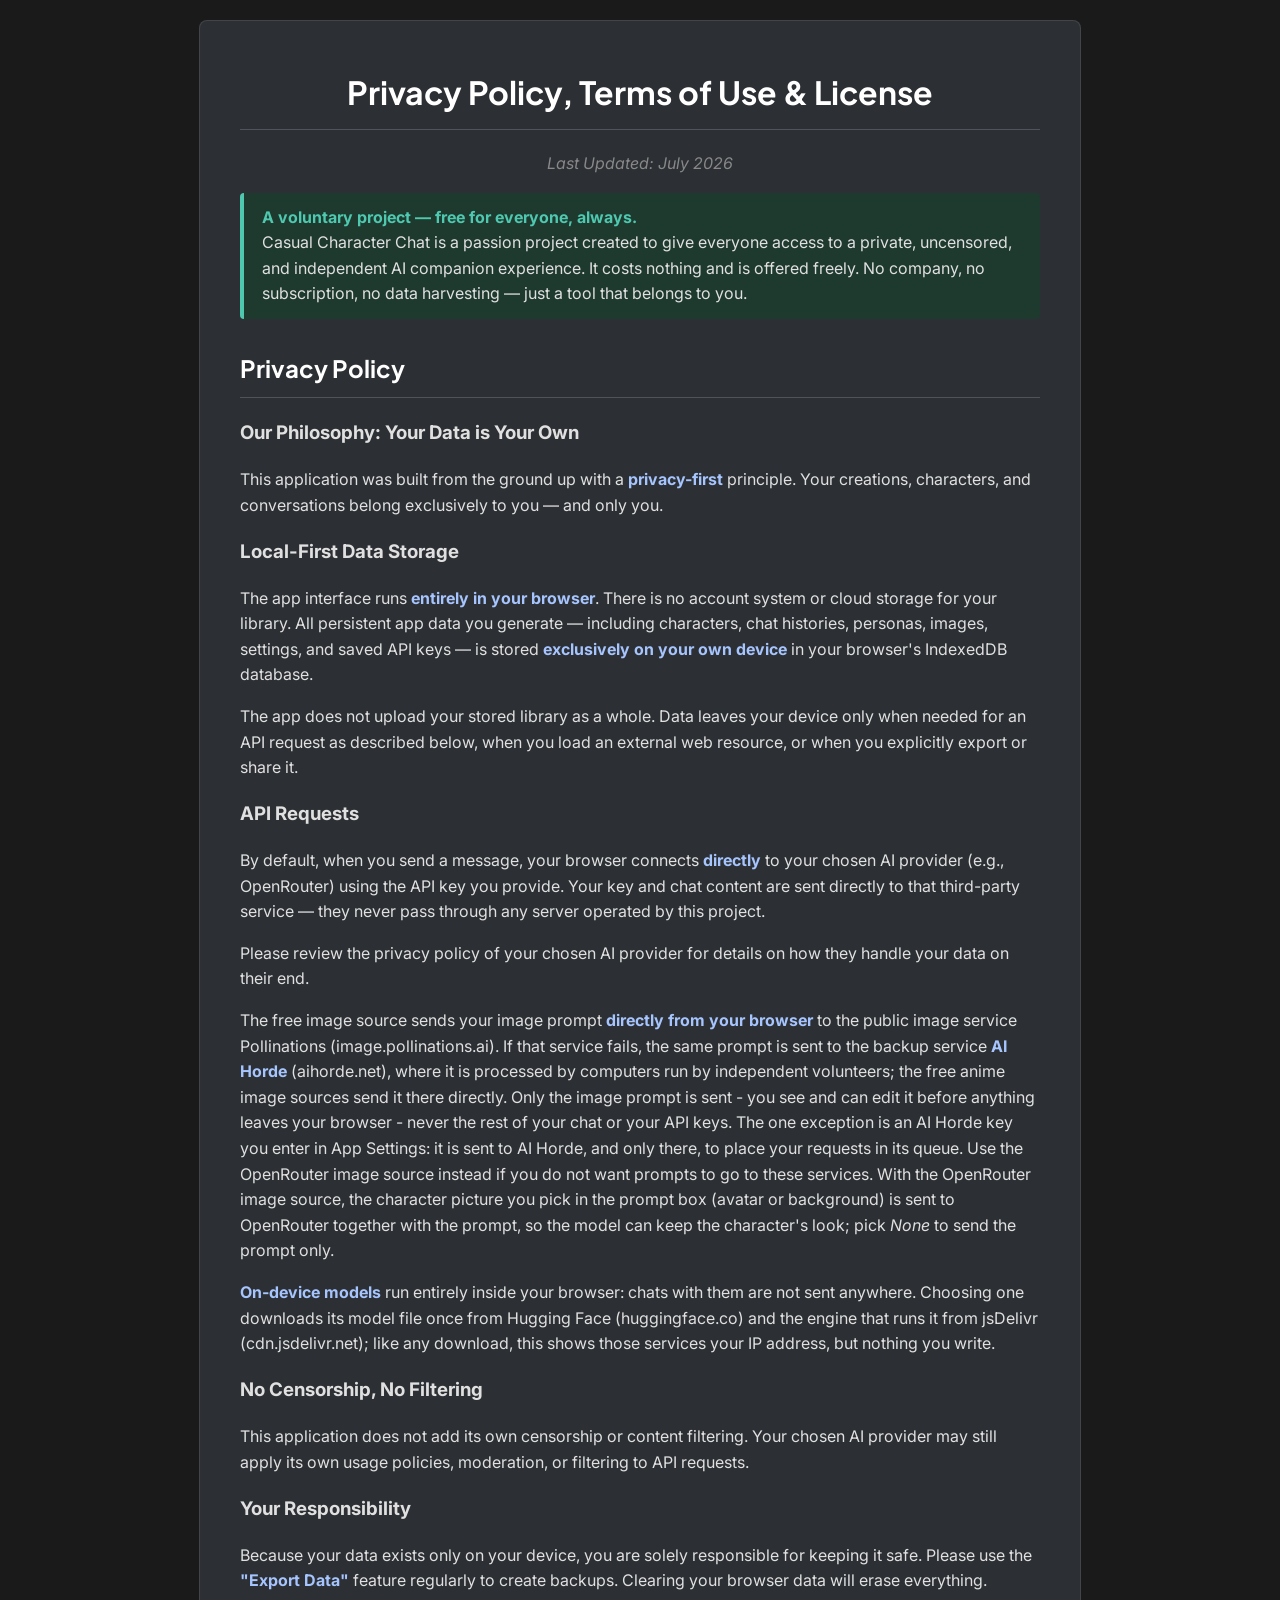
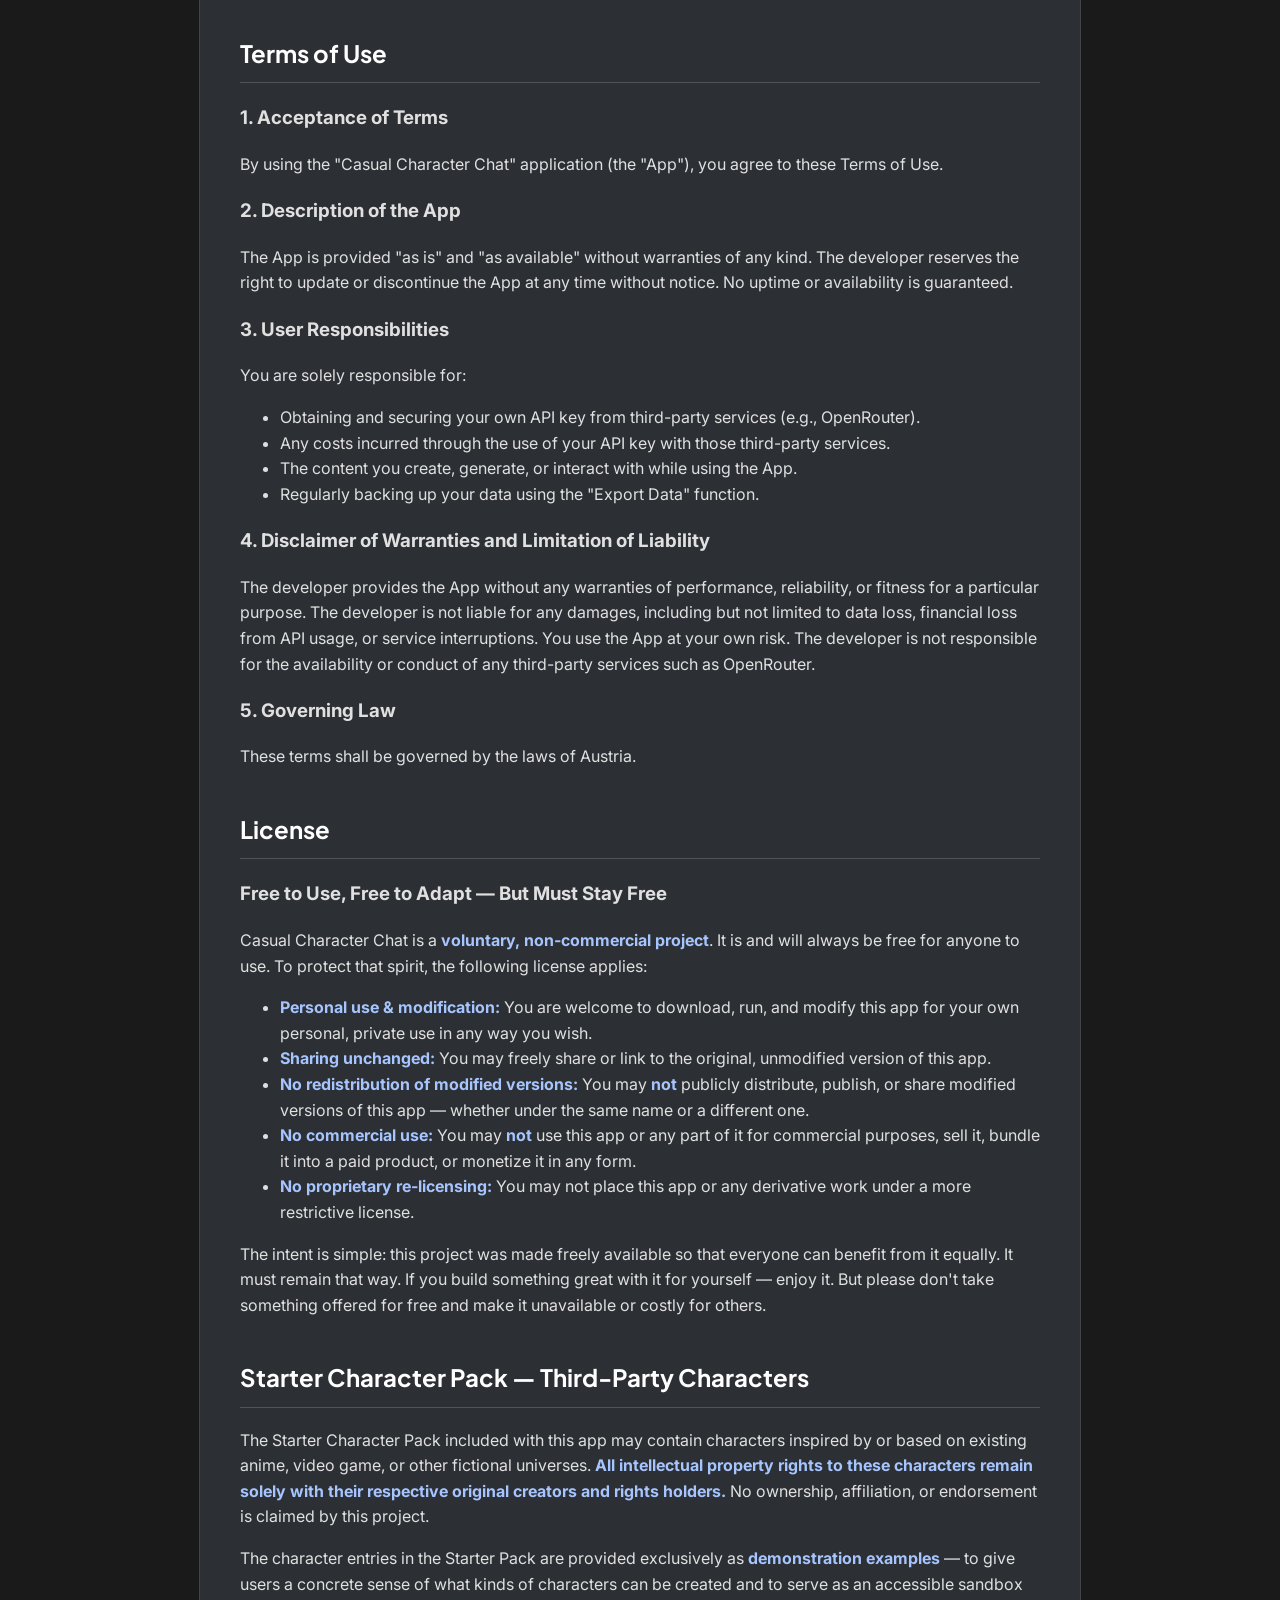
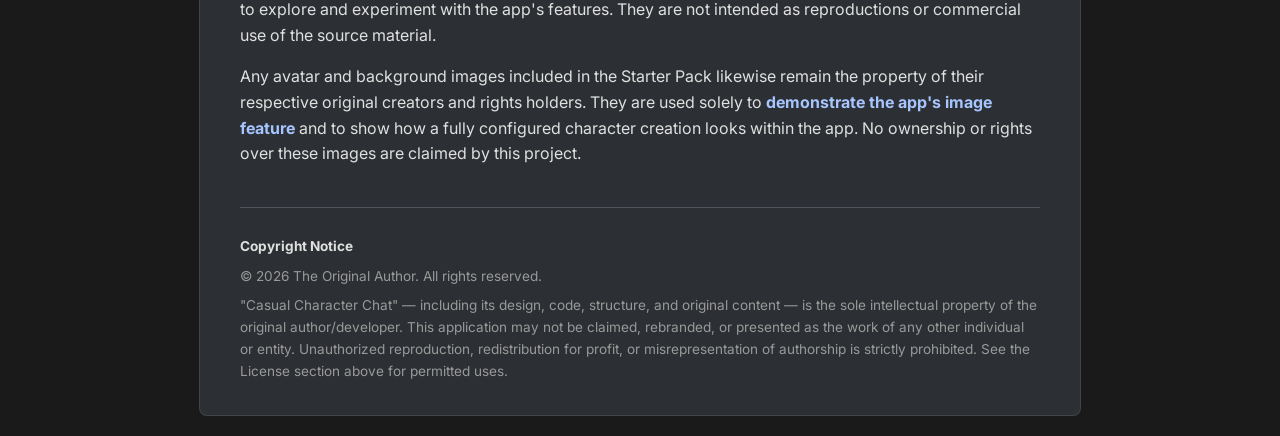
<file: casual-character-chat-app/privacy & terms.html>
<!DOCTYPE html>
<html lang="en">
<head>
    <meta charset="UTF-8">
    <meta name="viewport" content="width=device-width, initial-scale=1.0">
    <title>Privacy & Terms</title>
    <link rel="icon" type="image/svg+xml" href="data:image/svg+xml,%3Csvg xmlns='http://www.w3.org/2000/svg' viewBox='0 0 64 64'%3E%3Cdefs%3E%3ClinearGradient id='t' x1='0' y1='0' x2='1' y2='1'%3E%3Cstop offset='0' stop-color='%232a2163'/%3E%3Cstop offset='1' stop-color='%23080b1c'/%3E%3C/linearGradient%3E%3ClinearGradient id='b' x1='0' y1='0' x2='1' y2='1'%3E%3Cstop offset='0' stop-color='%23a48cff'/%3E%3Cstop offset='1' stop-color='%236a4ee0'/%3E%3C/linearGradient%3E%3ClinearGradient id='f' x1='0' y1='0' x2='1' y2='1'%3E%3Cstop offset='0' stop-color='%23f6f2ff'/%3E%3Cstop offset='1' stop-color='%23c6b8f6'/%3E%3C/linearGradient%3E%3ClinearGradient id='g' x1='0' y1='0' x2='0' y2='1'%3E%3Cstop offset='0' stop-color='%23ffe597'/%3E%3Cstop offset='1' stop-color='%23d99a2b'/%3E%3C/linearGradient%3E%3Cfilter id='glow' x='-30%25' y='-30%25' width='160%25' height='160%25'%3E%3CfeGaussianBlur stdDeviation='2.4'/%3E%3C/filter%3E%3C/defs%3E%3Crect width='64' height='64' rx='14' fill='url(%23t)'/%3E%3Cg transform='translate(-1.5 2) scale(.97)'%3E%3Cpath d='M16 22h20a9 9 0 0 1 9 9v10a9 9 0 0 1-9 9H24l-9 8v-8.3A9 9 0 0 1 7 41V31a9 9 0 0 1 9-9z' fill='%23b7a3ff' opacity='.55' filter='url(%23glow)'/%3E%3Cpath d='M29 12h19a8 8 0 0 1 8 8v10a8 8 0 0 1-8 8h-1v6l-7-6H29a8 8 0 0 1-8-8V20a8 8 0 0 1 8-8z' fill='url(%23b)'/%3E%3Cpath d='M16 22h20a9 9 0 0 1 9 9v10a9 9 0 0 1-9 9H24l-9 8v-8.3A9 9 0 0 1 7 41V31a9 9 0 0 1 9-9z' fill='url(%23f)' stroke='%230c0f24' stroke-width='1.5'/%3E%3Cg fill='%235a43d0'%3E%3Ccircle cx='17' cy='36' r='2.9'/%3E%3Ccircle cx='26' cy='36' r='2.9'/%3E%3Ccircle cx='35' cy='36' r='2.9'/%3E%3C/g%3E%3C/g%3E%3Cg transform='translate(52 18.5) scale(1.1) translate(-51 -19)'%3E%3Cpath d='M45.5 16v-4.5a5.5 5.5 0 0 1 11 0V16' fill='none' stroke='%230c0f24' stroke-width='7' stroke-linecap='round'/%3E%3Crect x='40.5' y='14.5' width='21' height='17' rx='4' fill='%230c0f24'/%3E%3Cpath d='M45.5 16v-4.5a5.5 5.5 0 0 1 11 0V16' fill='none' stroke='url(%23g)' stroke-width='3' stroke-linecap='round'/%3E%3Crect x='42.5' y='16.5' width='17' height='13' rx='3' fill='url(%23g)'/%3E%3Ccircle cx='51' cy='21.6' r='2' fill='%235a3d0c'/%3E%3Crect x='50.1' y='22' width='1.8' height='4.2' rx='.9' fill='%235a3d0c'/%3E%3C/g%3E%3C/svg%3E">
    <link rel="preconnect" href="https://fonts.googleapis.com">
    <link rel="preconnect" href="https://fonts.gstatic.com" crossorigin>
    <link href="https://fonts.googleapis.com/css2?family=Inter:wght@400;500;600;700&family=Plus+Jakarta+Sans:wght@400;500;600;700&display=swap" rel="stylesheet">
    <style>
        body {
            font-family: 'Inter', sans-serif;
            line-height: 1.6;
            background-color: #1a1a1a;
            color: #e0e0e0;
            margin: 0;
            padding: 20px;
        }
        .container {
            max-width: 800px;
            margin: 0 auto;
            background-color: #2c2f33;
            padding: 25px 40px;
            border-radius: 8px;
            border: 1px solid rgba(255, 255, 255, 0.1);
        }
        h1, h2 {
            font-family: 'Plus Jakarta Sans', sans-serif;
            color: #ffffff;
            border-bottom: 1px solid #4f545c;
            padding-bottom: 10px;
        }
        h1 {
            text-align: center;
        }
        strong {
            color: #a6c5ff;
        }
        .last-updated {
            text-align: center;
            color: #888;
            font-style: italic;
        }
        .copyright-footer {
            margin-top: 40px;
            padding-top: 20px;
            border-top: 1px solid #4f545c;
            font-size: 0.85em;
            color: #999;
        }
        .copyright-footer p {
            margin: 8px 0;
        }
    </style>
</head>
<body>

    <div class="container">
        <header>
            <h1>Privacy Policy, Terms of Use & License</h1>
            <p class="last-updated">Last Updated: July 2026</p>
        </header>

        <p style="background-color: #1e3a2f; border-left: 4px solid #4ec9b0; padding: 12px 18px; border-radius: 4px; margin-bottom: 30px;">
            <strong style="color: #4ec9b0;">A voluntary project — free for everyone, always.</strong><br>
            Casual Character Chat is a passion project created to give everyone access to a private, uncensored, and independent AI companion experience. It costs nothing and is offered freely. No company, no subscription, no data harvesting — just a tool that belongs to you.
        </p>

        <h2>Privacy Policy</h2>
        <section>
            <h3>Our Philosophy: Your Data is Your Own</h3>
            <p>
                This application was built from the ground up with a <strong>privacy-first</strong> principle. Your creations, characters, and conversations belong exclusively to you — and only you.
            </p>
        </section>
        <section>
            <h3>Local-First Data Storage</h3>
            <p>
                The app interface runs <strong>entirely in your browser</strong>. There is no account system or cloud storage for your library. All persistent app data you generate — including characters, chat histories, personas, images, settings, and saved API keys — is stored <strong>exclusively on your own device</strong> in your browser's IndexedDB database.
            </p>
            <p>
                The app does not upload your stored library as a whole. Data leaves your device only when needed for an API request as described below, when you load an external web resource, or when you explicitly export or share it.
            </p>
        </section>
        <section>
            <h3>API Requests</h3>
            <p>
                By default, when you send a message, your browser connects <strong>directly</strong> to your chosen AI provider (e.g., OpenRouter) using the API key you provide. Your key and chat content are sent directly to that third-party service — they never pass through any server operated by this project.
            </p>
            <p>
                Please review the privacy policy of your chosen AI provider for details on how they handle your data on their end.
            </p>
            <p>
                The free image source sends your image prompt <strong>directly from your browser</strong> to the public image service Pollinations (image.pollinations.ai). If that service fails, the same prompt is sent to the backup service <strong>AI Horde</strong> (aihorde.net), where it is processed by computers run by independent volunteers; the free anime image sources send it there directly. Only the image prompt is sent - you see and can edit it before anything leaves your browser - never the rest of your chat or your API keys. The one exception is an AI Horde key you enter in App Settings: it is sent to AI Horde, and only there, to place your requests in its queue. Use the OpenRouter image source instead if you do not want prompts to go to these services. With the OpenRouter image source, the character picture you pick in the prompt box (avatar or background) is sent to OpenRouter together with the prompt, so the model can keep the character's look; pick <em>None</em> to send the prompt only.
            </p>
            <p>
                <strong>On-device models</strong> run entirely inside your browser: chats with them are not sent anywhere. Choosing one downloads its model file once from Hugging Face (huggingface.co) and the engine that runs it from jsDelivr (cdn.jsdelivr.net); like any download, this shows those services your IP address, but nothing you write.
            </p>
        </section>
        <section>
            <h3>No Censorship, No Filtering</h3>
            <p>
                This application does not add its own censorship or content filtering. Your chosen AI provider may still apply its own usage policies, moderation, or filtering to API requests.
            </p>
        </section>
        <section>
            <h3>Your Responsibility</h3>
            <p>
                Because your data exists only on your device, you are solely responsible for keeping it safe. Please use the <strong>"Export Data"</strong> feature regularly to create backups. Clearing your browser data will erase everything.
            </p>
        </section>

        <h2 style="margin-top: 40px;">Terms of Use</h2>
        <section>
            <h3>1. Acceptance of Terms</h3>
            <p>By using the "Casual Character Chat" application (the "App"), you agree to these Terms of Use.</p>
        </section>
        <section>
            <h3>2. Description of the App</h3>
            <p>The App is provided "as is" and "as available" without warranties of any kind. The developer reserves the right to update or discontinue the App at any time without notice. No uptime or availability is guaranteed.</p>
        </section>
        <section>
            <h3>3. User Responsibilities</h3>
            <p>
                You are solely responsible for:
                <ul>
                    <li>Obtaining and securing your own API key from third-party services (e.g., OpenRouter).</li>
                    <li>Any costs incurred through the use of your API key with those third-party services.</li>
                    <li>The content you create, generate, or interact with while using the App.</li>
                    <li>Regularly backing up your data using the "Export Data" function.</li>
                </ul>
            </p>
        </section>
        <section>
            <h3>4. Disclaimer of Warranties and Limitation of Liability</h3>
            <p>
                The developer provides the App without any warranties of performance, reliability, or fitness for a particular purpose. The developer is not liable for any damages, including but not limited to data loss, financial loss from API usage, or service interruptions. You use the App at your own risk. The developer is not responsible for the availability or conduct of any third-party services such as OpenRouter.
            </p>
        </section>
        <section>
            <h3>5. Governing Law</h3>
            <p>These terms shall be governed by the laws of Austria.</p>
        </section>

        <h2 style="margin-top: 40px;">License</h2>
        <section>
            <h3>Free to Use, Free to Adapt — But Must Stay Free</h3>
            <p>
                Casual Character Chat is a <strong>voluntary, non-commercial project</strong>. It is and will always be free for anyone to use. To protect that spirit, the following license applies:
            </p>
            <ul>
                <li><strong>Personal use & modification:</strong> You are welcome to download, run, and modify this app for your own personal, private use in any way you wish.</li>
                <li><strong>Sharing unchanged:</strong> You may freely share or link to the original, unmodified version of this app.</li>
                <li><strong>No redistribution of modified versions:</strong> You may <strong>not</strong> publicly distribute, publish, or share modified versions of this app — whether under the same name or a different one.</li>
                <li><strong>No commercial use:</strong> You may <strong>not</strong> use this app or any part of it for commercial purposes, sell it, bundle it into a paid product, or monetize it in any form.</li>
                <li><strong>No proprietary re-licensing:</strong> You may not place this app or any derivative work under a more restrictive license.</li>
            </ul>
            <p>
                The intent is simple: this project was made freely available so that everyone can benefit from it equally. It must remain that way. If you build something great with it for yourself — enjoy it. But please don't take something offered for free and make it unavailable or costly for others.
            </p>
        </section>

        <h2 style="margin-top: 40px;">Starter Character Pack — Third-Party Characters</h2>
        <section>
            <p>
                The Starter Character Pack included with this app may contain characters inspired by or based on existing anime, video game, or other fictional universes. <strong>All intellectual property rights to these characters remain solely with their respective original creators and rights holders.</strong> No ownership, affiliation, or endorsement is claimed by this project.
            </p>
            <p>
                The character entries in the Starter Pack are provided exclusively as <strong>demonstration examples</strong> — to give users a concrete sense of what kinds of characters can be created and to serve as an accessible sandbox to explore and experiment with the app's features. They are not intended as reproductions or commercial use of the source material.
            </p>
            <p>
                Any avatar and background images included in the Starter Pack likewise remain the property of their respective original creators and rights holders. They are used solely to <strong>demonstrate the app's image feature</strong> and to show how a fully configured character creation looks within the app. No ownership or rights over these images are claimed by this project.
            </p>
        </section>

        <div class="copyright-footer">
            <p>
                <strong style="color: #e0e0e0;">Copyright Notice</strong>
            </p>
            <p>
                &copy; 2026 The Original Author. All rights reserved.
            </p>
            <p>
                "Casual Character Chat" — including its design, code, structure, and original content — is the sole intellectual property of the original author/developer. This application may not be claimed, rebranded, or presented as the work of any other individual or entity. Unauthorized reproduction, redistribution for profit, or misrepresentation of authorship is strictly prohibited. See the License section above for permitted uses.
            </p>
        </div>
    </div>

</body>
</html>
</file>
